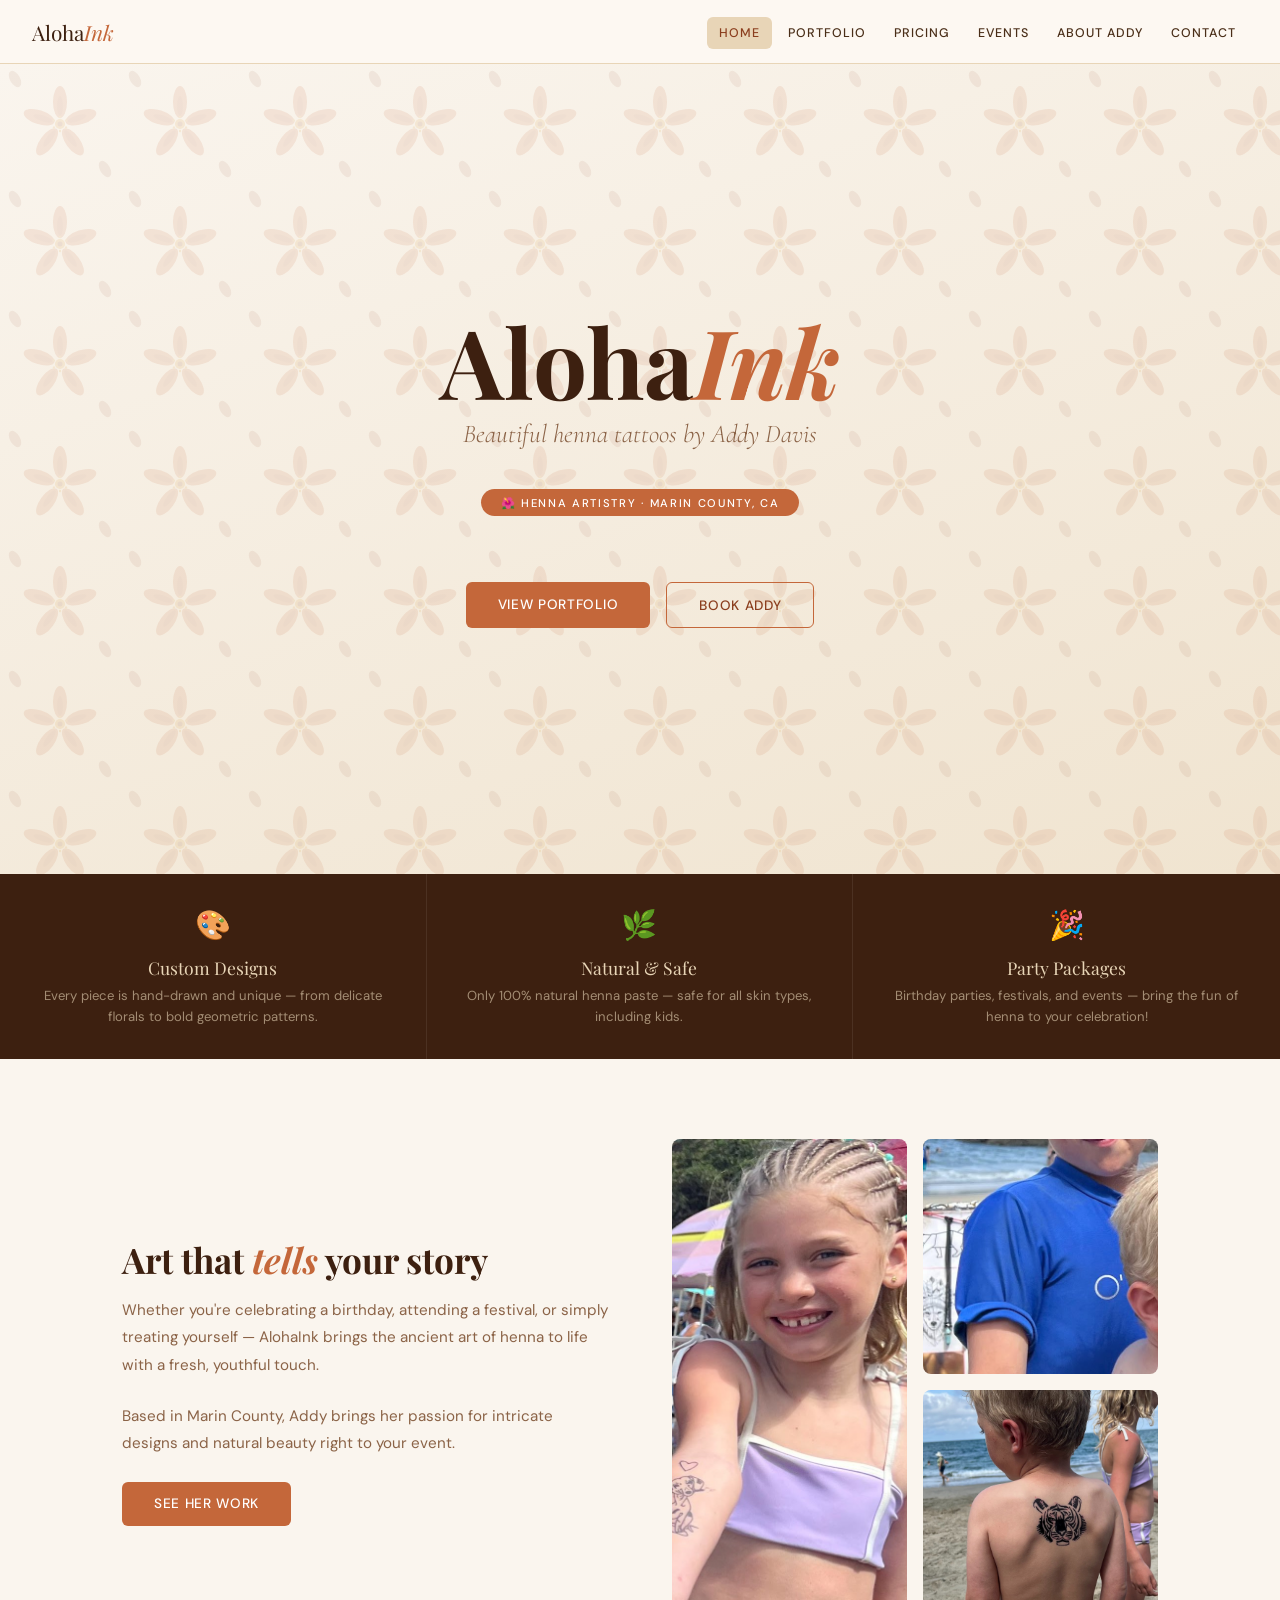
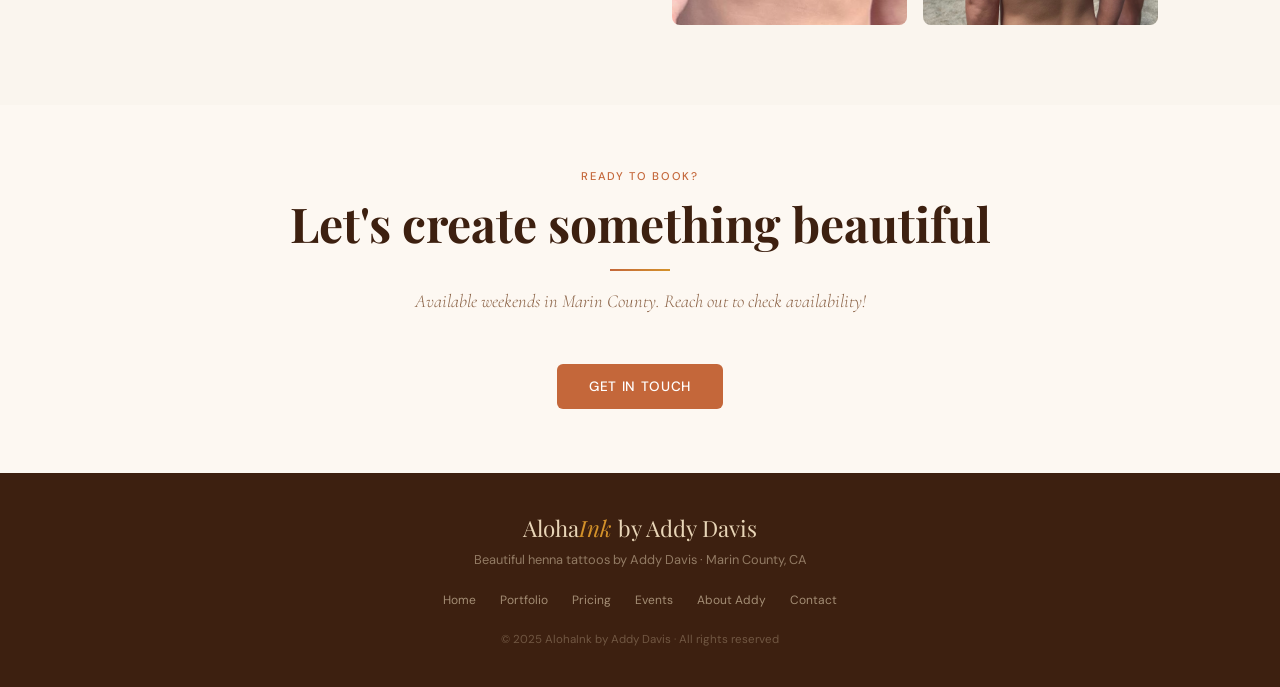
<file: index.html>
<!DOCTYPE html>
<html lang="en">
<head>
<meta charset="UTF-8">
<meta name="viewport" content="width=device-width, initial-scale=1.0">
<title>AlohaInk by Addy Davis — Henna Tattoos in Marin County</title>
<link rel="stylesheet" href="style.css">
</head>
<body>

<nav>
  <a class="nav-logo" href="index.html">Aloha<em>Ink</em></a>
  <ul class="nav-links">
    <li><a href="index.html" class="active">Home</a></li>
    <li><a href="portfolio.html">Portfolio</a></li>
    <li><a href="pricing.html">Pricing</a></li>
    <li><a href="events.html">Events</a></li>
    <li><a href="about.html">About Addy</a></li>
    <li><a href="contact.html">Contact</a></li>
  </ul>
</nav>

<div class="hero" style="position:relative; overflow:hidden;">

  <!-- Hibiscus SVG tile pattern background -->
  <svg style="position:absolute;inset:0;width:100%;height:100%;pointer-events:none;" xmlns="http://www.w3.org/2000/svg">
    <defs>
      <pattern id="hibiscus-pattern" x="0" y="0" width="120" height="120" patternUnits="userSpaceOnUse">
        <!-- Hibiscus flower centered at 60,60 -->
        <g transform="translate(60,60)" opacity="0.12">
          <!-- 5 petals via rotation -->
          <g>
            <ellipse cx="0" cy="-22" rx="7" ry="16" fill="#C4673A" transform="rotate(0)"/>
            <ellipse cx="0" cy="-22" rx="7" ry="16" fill="#C4673A" transform="rotate(72)"/>
            <ellipse cx="0" cy="-22" rx="7" ry="16" fill="#C4673A" transform="rotate(144)"/>
            <ellipse cx="0" cy="-22" rx="7" ry="16" fill="#C4673A" transform="rotate(216)"/>
            <ellipse cx="0" cy="-22" rx="7" ry="16" fill="#C4673A" transform="rotate(288)"/>
          </g>
          <!-- Inner petal details -->
          <g>
            <ellipse cx="0" cy="-18" rx="3" ry="10" fill="#8B3E1E" opacity="0.5" transform="rotate(0)"/>
            <ellipse cx="0" cy="-18" rx="3" ry="10" fill="#8B3E1E" opacity="0.5" transform="rotate(72)"/>
            <ellipse cx="0" cy="-18" rx="3" ry="10" fill="#8B3E1E" opacity="0.5" transform="rotate(144)"/>
            <ellipse cx="0" cy="-18" rx="3" ry="10" fill="#8B3E1E" opacity="0.5" transform="rotate(216)"/>
            <ellipse cx="0" cy="-18" rx="3" ry="10" fill="#8B3E1E" opacity="0.5" transform="rotate(288)"/>
          </g>
          <!-- Stamen -->
          <circle cx="0" cy="0" r="5" fill="#D4922A"/>
          <circle cx="0" cy="0" r="2.5" fill="#8B3E1E"/>
          <!-- Stamen dots -->
          <circle cx="0" cy="-7" r="1.2" fill="#D4922A"/>
          <circle cx="0" cy="-7" r="1.2" fill="#D4922A" transform="rotate(60)"/>
          <circle cx="0" cy="-7" r="1.2" fill="#D4922A" transform="rotate(120)"/>
          <circle cx="0" cy="-7" r="1.2" fill="#D4922A" transform="rotate(180)"/>
          <circle cx="0" cy="-7" r="1.2" fill="#D4922A" transform="rotate(240)"/>
          <circle cx="0" cy="-7" r="1.2" fill="#D4922A" transform="rotate(300)"/>
        </g>
        <!-- Small leaf accent top-left -->
        <g transform="translate(15,15)" opacity="0.08">
          <ellipse cx="0" cy="0" rx="5" ry="9" fill="#8B3E1E" transform="rotate(-30)"/>
        </g>
        <!-- Small leaf accent bottom-right -->
        <g transform="translate(105,105)" opacity="0.08">
          <ellipse cx="0" cy="0" rx="5" ry="9" fill="#8B3E1E" transform="rotate(-30)"/>
        </g>
      </pattern>
    </defs>
    <rect width="100%" height="100%" fill="url(#hibiscus-pattern)"/>
  </svg>

  <!-- Hero content sits on top -->
  <div style="position:relative; z-index:1; display:flex; flex-direction:column; align-items:center;">
    <h1 class="hero-title">Aloha<em>Ink</em></h1>
    <p class="hero-subtitle">Beautiful henna tattoos by Addy Davis</p>
    <div class="hero-badge">🌺 Henna Artistry · Marin County, CA</div>
    <br><br>
    <div class="hero-cta">
      <a href="portfolio.html" class="btn btn-primary">View Portfolio</a>
      <a href="contact.html" class="btn btn-secondary">Book Addy</a>
    </div>
  </div>
</div>

<div class="feature-strip">
  <div class="feature-item">
    <span class="feature-icon">🎨</span>
    <div class="feature-title">Custom Designs</div>
    <p class="feature-text">Every piece is hand-drawn and unique — from delicate florals to bold geometric patterns.</p>
  </div>
  <div class="feature-item">
    <span class="feature-icon">🌿</span>
    <div class="feature-title">Natural & Safe</div>
    <p class="feature-text">Only 100% natural henna paste — safe for all skin types, including kids.</p>
  </div>
  <div class="feature-item">
    <span class="feature-icon">🎉</span>
    <div class="feature-title">Party Packages</div>
    <p class="feature-text">Birthday parties, festivals, and events — bring the fun of henna to your celebration!</p>
  </div>
</div>

<div class="teaser">
  <div class="teaser-text">
    <h2>Art that <em>tells</em> your story</h2>
    <p>Whether you're celebrating a birthday, attending a festival, or simply treating yourself — AlohaInk brings the ancient art of henna to life with a fresh, youthful touch.</p>
    <p>Based in Marin County, Addy brings her passion for intricate designs and natural beauty right to your event.</p>
    <a href="portfolio.html" class="btn btn-primary">See Her Work</a>
  </div>
  <div class="teaser-gallery">
    <img src="images/evie_henna.png" alt="Dalmatian puppy henna tattoo">
    <img src="images/Benny_henna.png" alt="Number 3 henna tattoo">
    <img src="images/Weston_tiger.png" alt="Tiger henna tattoo">
  </div>
</div>

<div style="background:var(--warm-white); padding:4rem 2rem; text-align:center;">
  <div class="section-header">
    <span class="section-label">Ready to book?</span>
    <h2 class="section-title">Let's create something beautiful</h2>
    <div class="divider"></div>
    <p class="section-desc">Available weekends in Marin County. Reach out to check availability!</p>
  </div>
  <a href="contact.html" class="btn btn-primary">Get in Touch</a>
</div>

<footer>
  <div class="footer-logo">Aloha<em>Ink</em> by Addy Davis</div>
  <div class="footer-tagline">Beautiful henna tattoos by Addy Davis · Marin County, CA</div>
  <div class="footer-links">
    <a href="index.html">Home</a>
    <a href="portfolio.html">Portfolio</a>
    <a href="pricing.html">Pricing</a>
    <a href="events.html">Events</a>
    <a href="about.html">About Addy</a>
    <a href="contact.html">Contact</a>
  </div>
  <div class="footer-copy">© 2025 AlohaInk by Addy Davis · All rights reserved</div>
</footer>

</body>
</html>
</file>
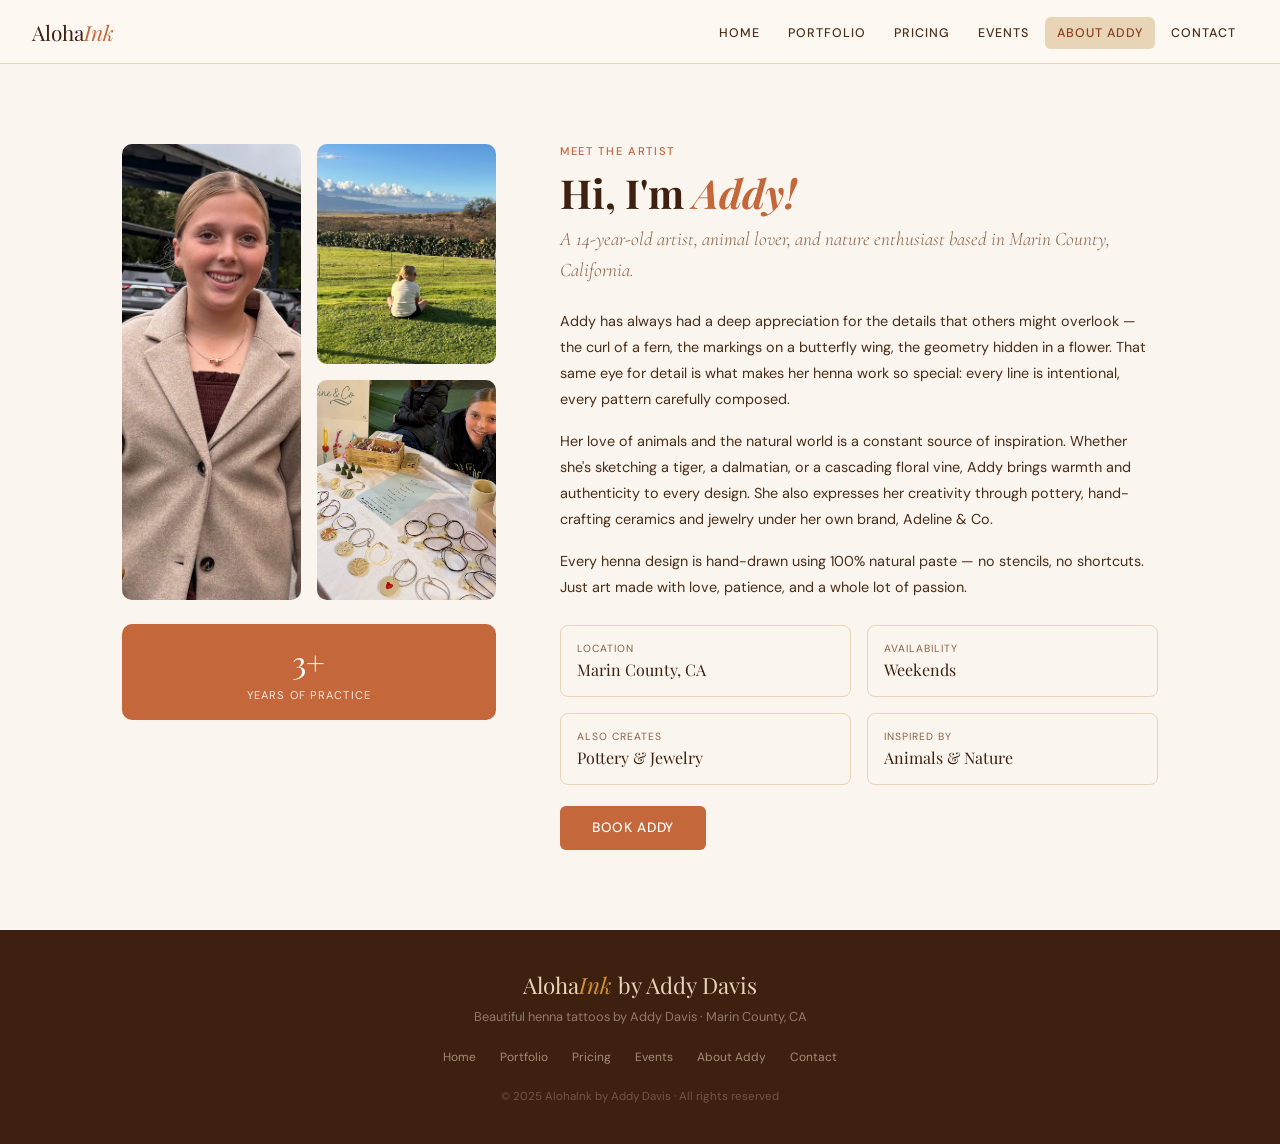
<file: about.html>
<!DOCTYPE html>
<html lang="en">
<head>
<meta charset="UTF-8">
<meta name="viewport" content="width=device-width, initial-scale=1.0">
<title>About Addy — AlohaInk by Addy Davis</title>
<link rel="stylesheet" href="style.css">
</head>
<body>

<nav>
  <a class="nav-logo" href="index.html">Aloha<em>Ink</em></a>
  <ul class="nav-links">
    <li><a href="index.html">Home</a></li>
    <li><a href="portfolio.html">Portfolio</a></li>
    <li><a href="pricing.html">Pricing</a></li>
    <li><a href="events.html">Events</a></li>
    <li><a href="about.html" class="active">About Addy</a></li>
    <li><a href="contact.html">Contact</a></li>
  </ul>
</nav>

<div class="section">
  <div style="display:grid; grid-template-columns:1fr 1.6fr; gap:4rem; align-items:start;">
    <div>
      <div class="about-grid">
        <img class="tall" src="images/addy_profile.png" alt="Addy Davis">
        <img src="images/addy_hawaii.png" alt="Addy in Hawaii">
        <img src="images/adeline_co.png" alt="Adeline & Co market stall">
      </div>
      <div style="background:var(--terracotta); color:#fff; padding:1rem 1.25rem; border-radius:10px; margin-top:1rem; text-align:center;">
        <span style="font-family:'Playfair Display',serif; font-size:2rem; display:block;">3+</span>
        <span style="font-size:0.7rem; letter-spacing:0.1em; text-transform:uppercase; opacity:0.85;">Years of Practice</span>
      </div>
    </div>

    <div>
      <span class="section-label">Meet the Artist</span>
      <h2 style="font-family:'Playfair Display',serif; font-size:2.5rem; color:var(--brown-deep); line-height:1.15; margin-bottom:0.5rem;">
        Hi, I'm <em style="color:var(--terracotta); font-style:italic;">Addy!</em>
      </h2>
      <p style="font-family:'Cormorant Garamond',serif; font-size:1.2rem; font-style:italic; font-weight:300; color:var(--text-light); margin-bottom:1.5rem; line-height:1.6;">
        A 14-year-old artist, animal lover, and nature enthusiast based in Marin County, California.
      </p>
      <p style="font-size:0.9rem; color:var(--text-body); line-height:1.8; margin-bottom:1rem;">
        Addy has always had a deep appreciation for the details that others might overlook — the curl of a fern, the markings on a butterfly wing, the geometry hidden in a flower. That same eye for detail is what makes her henna work so special: every line is intentional, every pattern carefully composed.
      </p>
      <p style="font-size:0.9rem; color:var(--text-body); line-height:1.8; margin-bottom:1rem;">
        Her love of animals and the natural world is a constant source of inspiration. Whether she's sketching a tiger, a dalmatian, or a cascading floral vine, Addy brings warmth and authenticity to every design. She also expresses her creativity through pottery, hand-crafting ceramics and jewelry under her own brand, Adeline & Co.
      </p>
      <p style="font-size:0.9rem; color:var(--text-body); line-height:1.8; margin-bottom:1.5rem;">
        Every henna design is hand-drawn using 100% natural paste — no stencils, no shortcuts. Just art made with love, patience, and a whole lot of passion.
      </p>

      <div class="fact-grid">
        <div class="fact-chip">
          <div class="fact-chip-label">Location</div>
          <div class="fact-chip-val">Marin County, CA</div>
        </div>
        <div class="fact-chip">
          <div class="fact-chip-label">Availability</div>
          <div class="fact-chip-val">Weekends</div>
        </div>
        <div class="fact-chip">
          <div class="fact-chip-label">Also Creates</div>
          <div class="fact-chip-val">Pottery & Jewelry</div>
        </div>
        <div class="fact-chip">
          <div class="fact-chip-label">Inspired By</div>
          <div class="fact-chip-val">Animals & Nature</div>
        </div>
      </div>

      <br>
      <a href="contact.html" class="btn btn-primary">Book Addy</a>
    </div>
  </div>
</div>

<footer>
  <div class="footer-logo">Aloha<em>Ink</em> by Addy Davis</div>
  <div class="footer-tagline">Beautiful henna tattoos by Addy Davis · Marin County, CA</div>
  <div class="footer-links">
    <a href="index.html">Home</a>
    <a href="portfolio.html">Portfolio</a>
    <a href="pricing.html">Pricing</a>
    <a href="events.html">Events</a>
    <a href="about.html">About Addy</a>
    <a href="contact.html">Contact</a>
  </div>
  <div class="footer-copy">© 2025 AlohaInk by Addy Davis · All rights reserved</div>
</footer>

</body>
</html>
</file>
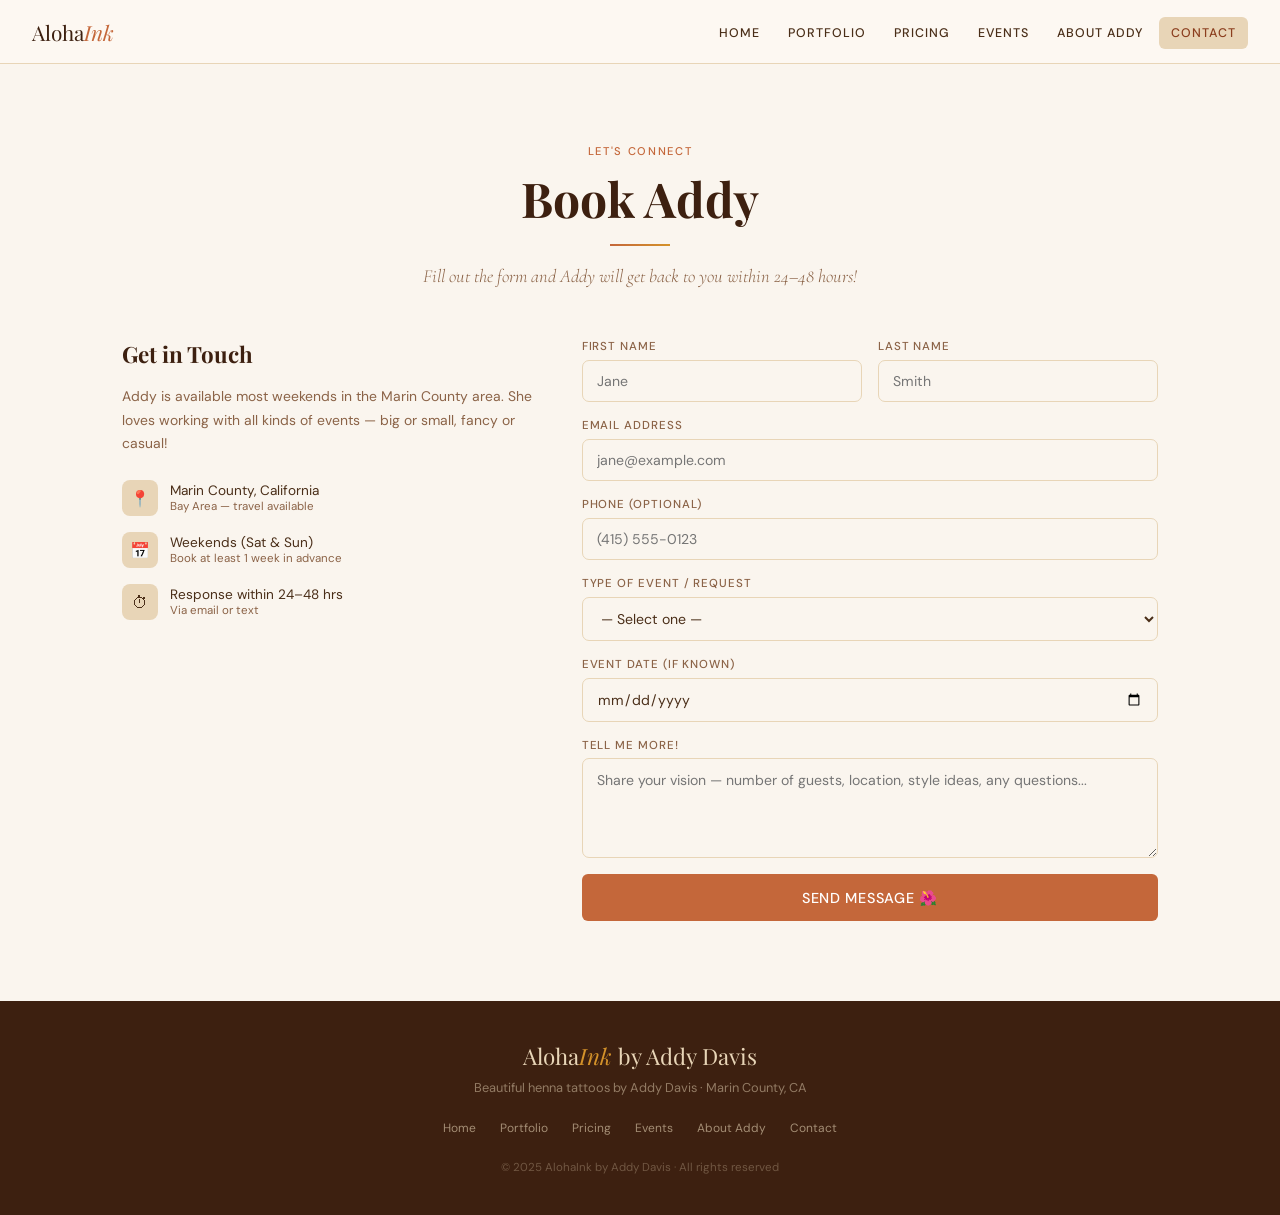
<file: contact.html>
<!DOCTYPE html>
<html lang="en">
<head>
<meta charset="UTF-8">
<meta name="viewport" content="width=device-width, initial-scale=1.0">
<title>Contact — AlohaInk by Addy Davis</title>
<link rel="stylesheet" href="style.css">
</head>
<body>

<nav>
  <a class="nav-logo" href="index.html">Aloha<em>Ink</em></a>
  <ul class="nav-links">
    <li><a href="index.html">Home</a></li>
    <li><a href="portfolio.html">Portfolio</a></li>
    <li><a href="pricing.html">Pricing</a></li>
    <li><a href="events.html">Events</a></li>
    <li><a href="about.html">About Addy</a></li>
    <li><a href="contact.html" class="active">Contact</a></li>
  </ul>
</nav>

<div class="section">
  <div class="section-header">
    <span class="section-label">Let's Connect</span>
    <h2 class="section-title">Book Addy</h2>
    <div class="divider"></div>
    <p class="section-desc">Fill out the form and Addy will get back to you within 24–48 hours!</p>
  </div>

  <div class="contact-grid">
    <div>
      <h3 style="font-family:'Playfair Display',serif; font-size:1.4rem; color:var(--brown-deep); margin-bottom:1rem;">Get in Touch</h3>
      <p style="font-size:0.87rem; color:var(--text-light); line-height:1.7; margin-bottom:1.5rem;">
        Addy is available most weekends in the Marin County area. She loves working with all kinds of events — big or small, fancy or casual!
      </p>

      <div style="display:flex; align-items:center; gap:0.75rem; margin-bottom:1rem;">
        <div style="width:36px; height:36px; border-radius:8px; background:var(--sand); display:flex; align-items:center; justify-content:center; font-size:1rem;">📍</div>
        <div>
          <div style="font-size:0.85rem; color:var(--text-body);">Marin County, California</div>
          <div style="font-size:0.72rem; color:var(--text-light);">Bay Area — travel available</div>
        </div>
      </div>
      <div style="display:flex; align-items:center; gap:0.75rem; margin-bottom:1rem;">
        <div style="width:36px; height:36px; border-radius:8px; background:var(--sand); display:flex; align-items:center; justify-content:center; font-size:1rem;">📅</div>
        <div>
          <div style="font-size:0.85rem; color:var(--text-body);">Weekends (Sat & Sun)</div>
          <div style="font-size:0.72rem; color:var(--text-light);">Book at least 1 week in advance</div>
        </div>
      </div>
      <div style="display:flex; align-items:center; gap:0.75rem; margin-bottom:1.5rem;">
        <div style="width:36px; height:36px; border-radius:8px; background:var(--sand); display:flex; align-items:center; justify-content:center; font-size:1rem;">⏱</div>
        <div>
          <div style="font-size:0.85rem; color:var(--text-body);">Response within 24–48 hrs</div>
          <div style="font-size:0.72rem; color:var(--text-light);">Via email or text</div>
        </div>
      </div>
    </div>

    <form action="https://formspree.io/f/YOUR_FORM_ID" method="POST">
      <div class="form-row">
        <div class="form-group">
          <label>First Name</label>
          <input type="text" name="first_name" placeholder="Jane" required>
        </div>
        <div class="form-group">
          <label>Last Name</label>
          <input type="text" name="last_name" placeholder="Smith" required>
        </div>
      </div>
      <div class="form-group">
        <label>Email Address</label>
        <input type="email" name="email" placeholder="jane@example.com" required>
      </div>
      <div class="form-group">
        <label>Phone (optional)</label>
        <input type="tel" name="phone" placeholder="(415) 555-0123">
      </div>
      <div class="form-group">
        <label>Type of Event / Request</label>
        <select name="event_type">
          <option value="">— Select one —</option>
          <option>Birthday Party</option>
          <option>Girls' Night In</option>
          <option>Festival / Fair Booth</option>
          <option>Bridal / Mehndi</option>
          <option>Walk-in / Individual Appointment</option>
          <option>Custom Package</option>
          <option>Other</option>
        </select>
      </div>
      <div class="form-group">
        <label>Event Date (if known)</label>
        <input type="date" name="event_date">
      </div>
      <div class="form-group">
        <label>Tell me more!</label>
        <textarea name="message" placeholder="Share your vision — number of guests, location, style ideas, any questions..."></textarea>
      </div>
      <button type="submit" class="btn btn-primary" style="width:100%; padding:0.9rem; border:none; cursor:pointer; font-size:0.9rem;">Send Message 🌺</button>
    </form>
  </div>
</div>

<footer>
  <div class="footer-logo">Aloha<em>Ink</em> by Addy Davis</div>
  <div class="footer-tagline">Beautiful henna tattoos by Addy Davis · Marin County, CA</div>
  <div class="footer-links">
    <a href="index.html">Home</a>
    <a href="portfolio.html">Portfolio</a>
    <a href="pricing.html">Pricing</a>
    <a href="events.html">Events</a>
    <a href="about.html">About Addy</a>
    <a href="contact.html">Contact</a>
  </div>
  <div class="footer-copy">© 2025 AlohaInk by Addy Davis · All rights reserved</div>
</footer>

</body>
</html>
</file>
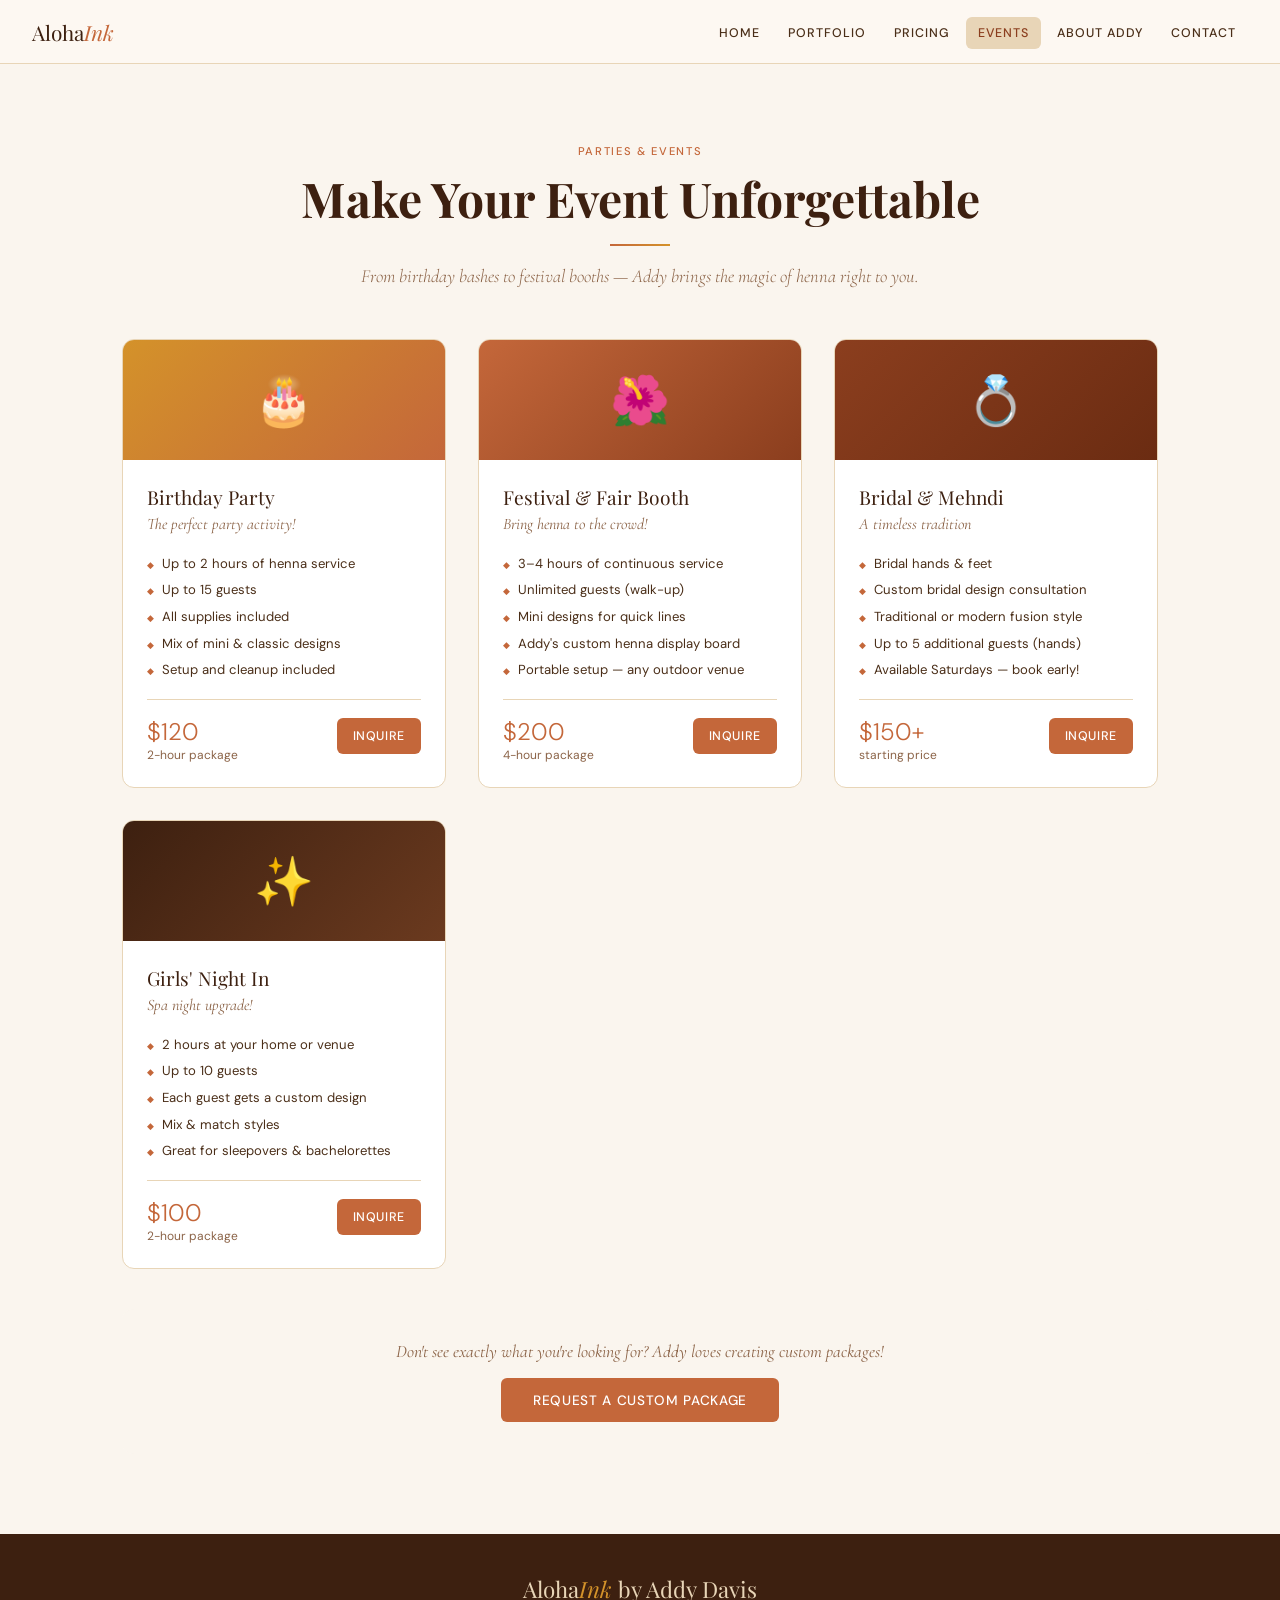
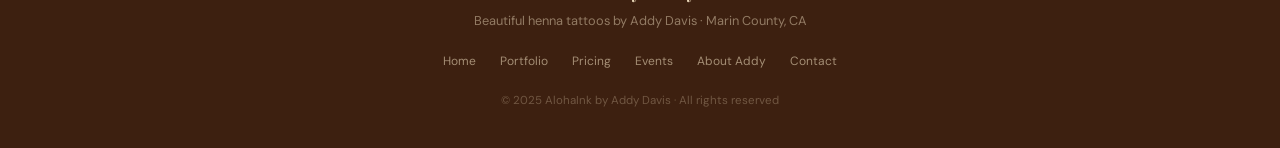
<file: events.html>
<!DOCTYPE html>
<html lang="en">
<head>
<meta charset="UTF-8">
<meta name="viewport" content="width=device-width, initial-scale=1.0">
<title>Events & Packages — AlohaInk by Addy Davis</title>
<link rel="stylesheet" href="style.css">
</head>
<body>

<nav>
  <a class="nav-logo" href="index.html">Aloha<em>Ink</em></a>
  <ul class="nav-links">
    <li><a href="index.html">Home</a></li>
    <li><a href="portfolio.html">Portfolio</a></li>
    <li><a href="pricing.html">Pricing</a></li>
    <li><a href="events.html" class="active">Events</a></li>
    <li><a href="about.html">About Addy</a></li>
    <li><a href="contact.html">Contact</a></li>
  </ul>
</nav>

<div class="section">
  <div class="section-header">
    <span class="section-label">Parties & Events</span>
    <h2 class="section-title">Make Your Event Unforgettable</h2>
    <div class="divider"></div>
    <p class="section-desc">From birthday bashes to festival booths — Addy brings the magic of henna right to you.</p>
  </div>

  <div class="events-grid">
    <div class="event-card">
      <div class="event-header birthday">🎂</div>
      <div class="event-body">
        <div class="event-name">Birthday Party</div>
        <div class="event-tagline">The perfect party activity!</div>
        <ul class="event-includes">
          <li>Up to 2 hours of henna service</li>
          <li>Up to 15 guests</li>
          <li>All supplies included</li>
          <li>Mix of mini & classic designs</li>
          <li>Setup and cleanup included</li>
        </ul>
        <div class="event-price-row">
          <div>
            <div class="event-price-val">$120</div>
            <div class="event-price-label">2-hour package</div>
          </div>
          <a href="contact.html" class="btn btn-primary" style="font-size:0.78rem; padding:0.6rem 1rem;">Inquire</a>
        </div>
      </div>
    </div>

    <div class="event-card">
      <div class="event-header festival">🌺</div>
      <div class="event-body">
        <div class="event-name">Festival & Fair Booth</div>
        <div class="event-tagline">Bring henna to the crowd!</div>
        <ul class="event-includes">
          <li>3–4 hours of continuous service</li>
          <li>Unlimited guests (walk-up)</li>
          <li>Mini designs for quick lines</li>
          <li>Addy's custom henna display board</li>
          <li>Portable setup — any outdoor venue</li>
        </ul>
        <div class="event-price-row">
          <div>
            <div class="event-price-val">$200</div>
            <div class="event-price-label">4-hour package</div>
          </div>
          <a href="contact.html" class="btn btn-primary" style="font-size:0.78rem; padding:0.6rem 1rem;">Inquire</a>
        </div>
      </div>
    </div>

    <div class="event-card">
      <div class="event-header wedding">💍</div>
      <div class="event-body">
        <div class="event-name">Bridal & Mehndi</div>
        <div class="event-tagline">A timeless tradition</div>
        <ul class="event-includes">
          <li>Bridal hands & feet</li>
          <li>Custom bridal design consultation</li>
          <li>Traditional or modern fusion style</li>
          <li>Up to 5 additional guests (hands)</li>
          <li>Available Saturdays — book early!</li>
        </ul>
        <div class="event-price-row">
          <div>
            <div class="event-price-val">$150+</div>
            <div class="event-price-label">starting price</div>
          </div>
          <a href="contact.html" class="btn btn-primary" style="font-size:0.78rem; padding:0.6rem 1rem;">Inquire</a>
        </div>
      </div>
    </div>

    <div class="event-card">
      <div class="event-header girls">✨</div>
      <div class="event-body">
        <div class="event-name">Girls' Night In</div>
        <div class="event-tagline">Spa night upgrade!</div>
        <ul class="event-includes">
          <li>2 hours at your home or venue</li>
          <li>Up to 10 guests</li>
          <li>Each guest gets a custom design</li>
          <li>Mix & match styles</li>
          <li>Great for sleepovers & bachelorettes</li>
        </ul>
        <div class="event-price-row">
          <div>
            <div class="event-price-val">$100</div>
            <div class="event-price-label">2-hour package</div>
          </div>
          <a href="contact.html" class="btn btn-primary" style="font-size:0.78rem; padding:0.6rem 1rem;">Inquire</a>
        </div>
      </div>
    </div>
  </div>

  <div style="background:var(--cream); border-radius:12px; padding:2rem; margin-top:2.5rem; text-align:center;">
    <p style="font-family:'Cormorant Garamond',serif; font-size:1.1rem; font-style:italic; color:var(--text-light); margin-bottom:1rem;">
      Don't see exactly what you're looking for? Addy loves creating custom packages!
    </p>
    <a href="contact.html" class="btn btn-primary">Request a Custom Package</a>
  </div>
</div>

<footer>
  <div class="footer-logo">Aloha<em>Ink</em> by Addy Davis</div>
  <div class="footer-tagline">Beautiful henna tattoos by Addy Davis · Marin County, CA</div>
  <div class="footer-links">
    <a href="index.html">Home</a>
    <a href="portfolio.html">Portfolio</a>
    <a href="pricing.html">Pricing</a>
    <a href="events.html">Events</a>
    <a href="about.html">About Addy</a>
    <a href="contact.html">Contact</a>
  </div>
  <div class="footer-copy">© 2025 AlohaInk by Addy Davis · All rights reserved</div>
</footer>

</body>
</html>
</file>
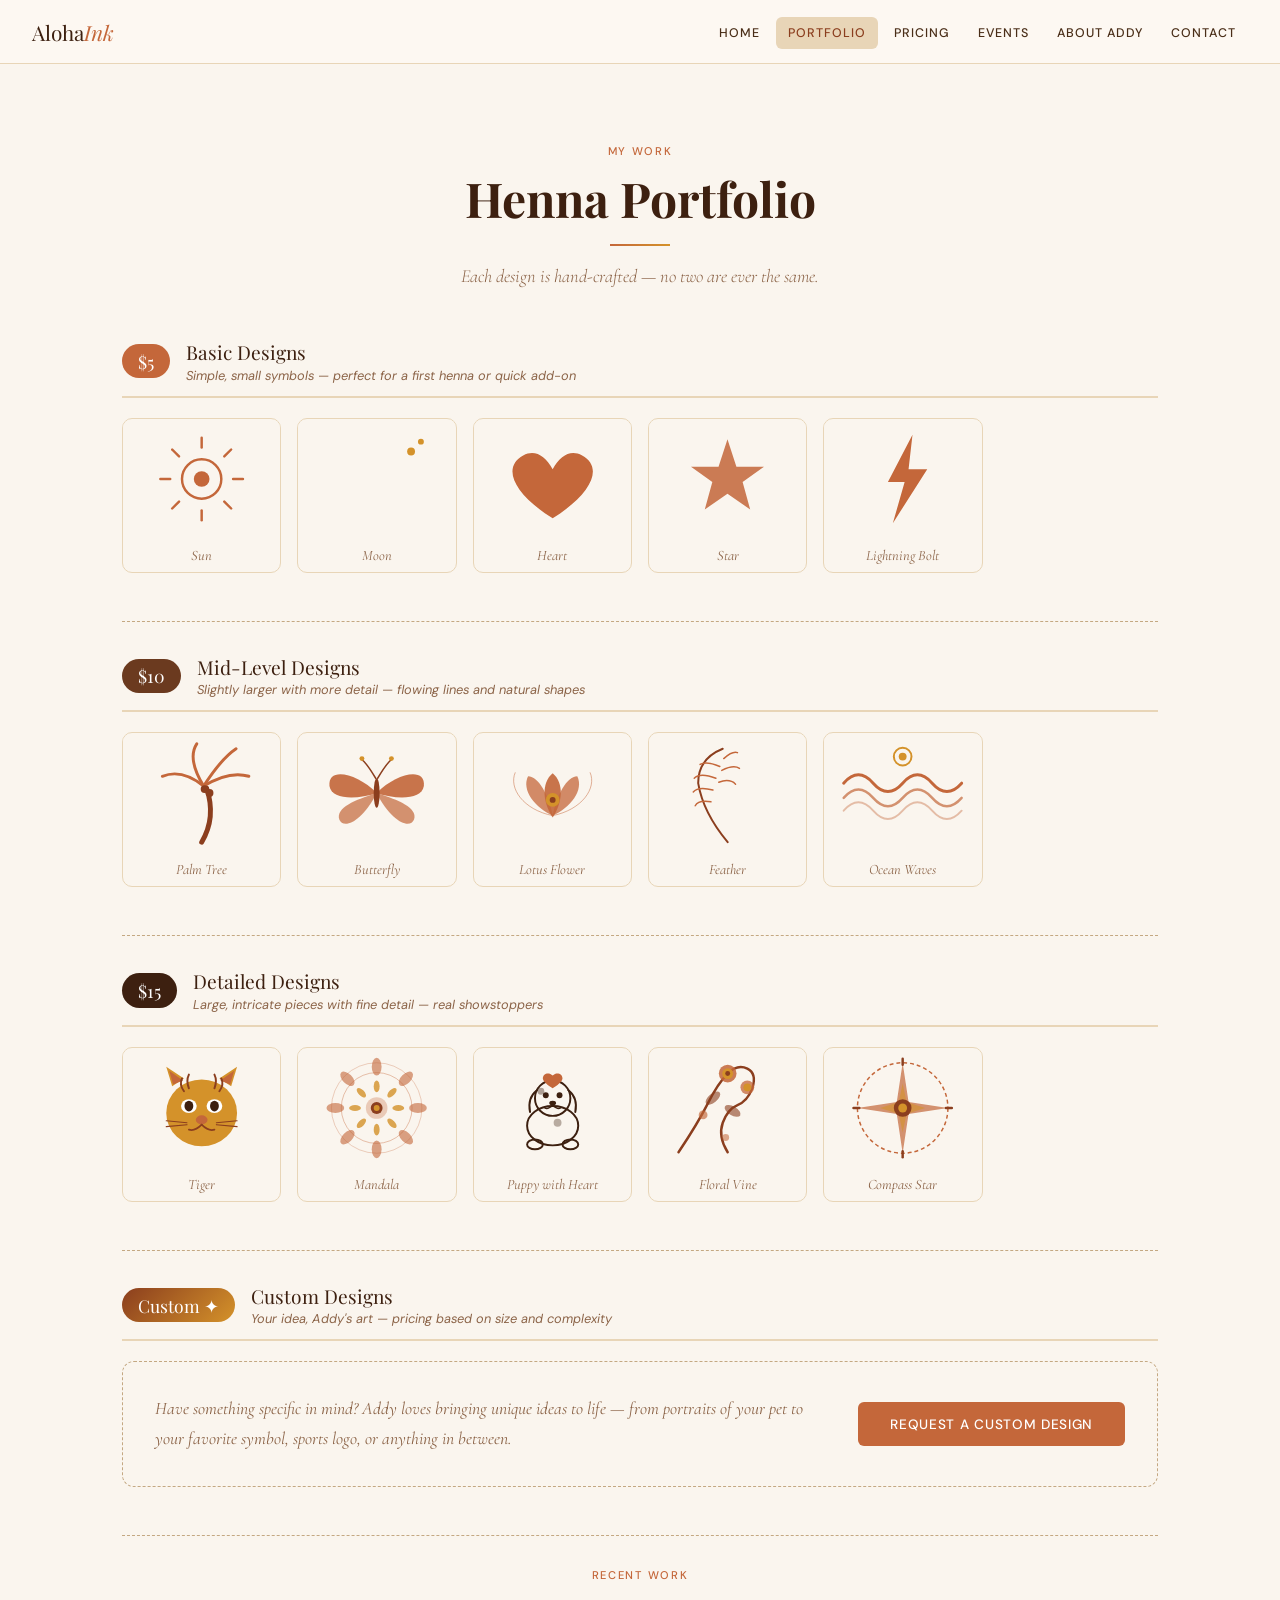
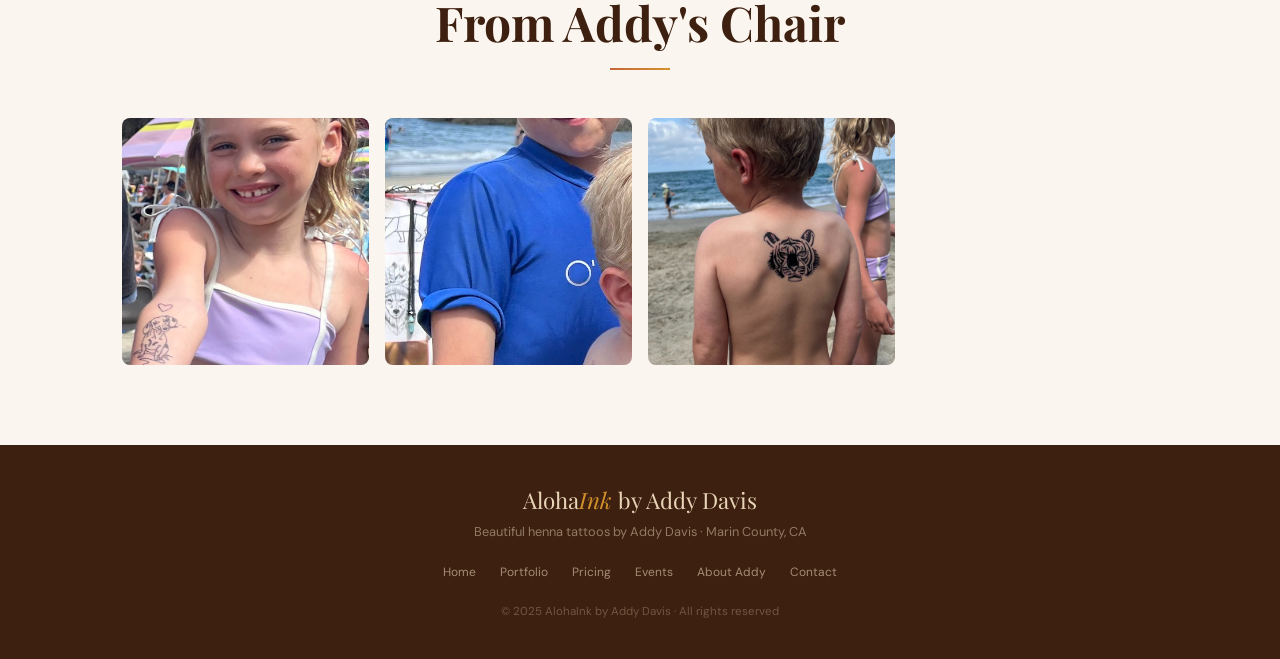
<file: portfolio.html>
<!DOCTYPE html>
<html lang="en">
<head>
<meta charset="UTF-8">
<meta name="viewport" content="width=device-width, initial-scale=1.0">
<title>Portfolio — AlohaInk by Addy Davis</title>
<link rel="stylesheet" href="style.css">
</head>
<body>

<nav>
  <a class="nav-logo" href="index.html">Aloha<em>Ink</em></a>
  <ul class="nav-links">
    <li><a href="index.html">Home</a></li>
    <li><a href="portfolio.html" class="active">Portfolio</a></li>
    <li><a href="pricing.html">Pricing</a></li>
    <li><a href="events.html">Events</a></li>
    <li><a href="about.html">About Addy</a></li>
    <li><a href="contact.html">Contact</a></li>
  </ul>
</nav>

<div class="section">
  <div class="section-header">
    <span class="section-label">My Work</span>
    <h2 class="section-title">Henna Portfolio</h2>
    <div class="divider"></div>
    <p class="section-desc">Each design is hand-crafted — no two are ever the same.</p>
  </div>

  <!-- Pricing Tiers -->
  <div class="tier-section">
    <div class="tier-header">
      <div class="tier-badge">$5</div>
      <div>
        <div class="tier-title">Basic Designs</div>
        <div class="tier-desc">Simple, small symbols — perfect for a first henna or quick add-on</div>
      </div>
    </div>
    <div class="tier-grid">
      <div class="tier-item">
        <svg viewBox="0 0 160 120" xmlns="http://www.w3.org/2000/svg">
          <rect width="160" height="120" fill="#FAF5EE"/>
          <circle cx="80" cy="60" r="20" fill="none" stroke="#C4673A" stroke-width="2.5"/>
          <circle cx="80" cy="60" r="8" fill="#C4673A"/>
          <line x1="80" y1="28" x2="80" y2="18" stroke="#C4673A" stroke-width="2.5" stroke-linecap="round"/>
          <line x1="80" y1="92" x2="80" y2="102" stroke="#C4673A" stroke-width="2.5" stroke-linecap="round"/>
          <line x1="48" y1="60" x2="38" y2="60" stroke="#C4673A" stroke-width="2.5" stroke-linecap="round"/>
          <line x1="112" y1="60" x2="122" y2="60" stroke="#C4673A" stroke-width="2.5" stroke-linecap="round"/>
          <line x1="57" y1="37" x2="50" y2="30" stroke="#C4673A" stroke-width="2.5" stroke-linecap="round"/>
          <line x1="103" y1="83" x2="110" y2="90" stroke="#C4673A" stroke-width="2.5" stroke-linecap="round"/>
          <line x1="103" y1="37" x2="110" y2="30" stroke="#C4673A" stroke-width="2.5" stroke-linecap="round"/>
          <line x1="57" y1="83" x2="50" y2="90" stroke="#C4673A" stroke-width="2.5" stroke-linecap="round"/>
        </svg>
        <div class="tier-item-label">Sun</div>
      </div>
      <div class="tier-item">
        <svg viewBox="0 0 160 120" xmlns="http://www.w3.org/2000/svg">
          <rect width="160" height="120" fill="#FAF5EE"/>
          <path d="M88,28 A32,32 0 1,0 88,92 A20,20 0 1,1 88,28 Z" fill="#C4673A"/>
          <circle cx="115" cy="32" r="4" fill="#D4922A"/>
          <circle cx="125" cy="22" r="3" fill="#D4922A"/>
        </svg>
        <div class="tier-item-label">Moon</div>
      </div>
      <div class="tier-item">
        <svg viewBox="0 0 160 120" xmlns="http://www.w3.org/2000/svg">
          <rect width="160" height="120" fill="#FAF5EE"/>
          <path d="M80,100 C40,75 28,48 50,36 C62,30 72,36 80,50 C88,36 98,30 110,36 C132,48 120,75 80,100 Z" fill="#C4673A"/>
        </svg>
        <div class="tier-item-label">Heart</div>
      </div>
      <div class="tier-item">
        <svg viewBox="0 0 160 120" xmlns="http://www.w3.org/2000/svg">
          <rect width="160" height="120" fill="#FAF5EE"/>
          <polygon points="80,18 93,58 133,58 102,80 113,120 80,97 47,120 58,80 27,58 67,58" fill="#C4673A" opacity="0.85" transform="scale(0.7) translate(34,10)"/>
        </svg>
        <div class="tier-item-label">Star</div>
      </div>
      <div class="tier-item">
        <svg viewBox="0 0 160 120" xmlns="http://www.w3.org/2000/svg">
          <rect width="160" height="120" fill="#FAF5EE"/>
          <polygon points="90,15 65,63 82,63 70,105 105,50 86,50" fill="#C4673A"/>
        </svg>
        <div class="tier-item-label">Lightning Bolt</div>
      </div>
    </div>
  </div>

  <hr class="tier-divider">

  <div class="tier-section">
    <div class="tier-header">
      <div class="tier-badge t2">$10</div>
      <div>
        <div class="tier-title">Mid-Level Designs</div>
        <div class="tier-desc">Slightly larger with more detail — flowing lines and natural shapes</div>
      </div>
    </div>
    <div class="tier-grid">
      <div class="tier-item">
        <svg viewBox="0 0 160 120" xmlns="http://www.w3.org/2000/svg">
          <rect width="160" height="120" fill="#FAF5EE"/>
          <path d="M80,110 Q95,85 85,55" fill="none" stroke="#8B3E1E" stroke-width="5" stroke-linecap="round"/>
          <path d="M82,53 Q60,35 40,43" fill="none" stroke="#C4673A" stroke-width="3" stroke-linecap="round"/>
          <path d="M82,53 Q65,25 75,10" fill="none" stroke="#C4673A" stroke-width="3" stroke-linecap="round"/>
          <path d="M82,53 Q100,25 115,15" fill="none" stroke="#C4673A" stroke-width="3" stroke-linecap="round"/>
          <path d="M82,53 Q108,37 128,43" fill="none" stroke="#C4673A" stroke-width="3" stroke-linecap="round"/>
          <circle cx="83" cy="56" r="4" fill="#8B3E1E"/>
          <circle cx="88" cy="60" r="4" fill="#8B3E1E"/>
        </svg>
        <div class="tier-item-label">Palm Tree</div>
      </div>
      <div class="tier-item">
        <svg viewBox="0 0 160 120" xmlns="http://www.w3.org/2000/svg">
          <rect width="160" height="120" fill="#FAF5EE"/>
          <path d="M80,60 C60,40 30,33 32,53 C34,67 60,67 80,60 Z" fill="#C4673A" opacity="0.9"/>
          <path d="M80,60 C58,67 38,75 42,87 C46,97 65,90 80,60 Z" fill="#C4673A" opacity="0.7"/>
          <path d="M80,60 C100,40 130,33 128,53 C126,67 100,67 80,60 Z" fill="#C4673A" opacity="0.9"/>
          <path d="M80,60 C102,67 122,75 118,87 C114,97 95,90 80,60 Z" fill="#C4673A" opacity="0.7"/>
          <ellipse cx="80" cy="60" rx="3" ry="15" fill="#8B3E1E"/>
          <path d="M79,45 Q70,30 65,26" fill="none" stroke="#8B3E1E" stroke-width="1.5" stroke-linecap="round"/>
          <path d="M81,45 Q90,30 95,26" fill="none" stroke="#8B3E1E" stroke-width="1.5" stroke-linecap="round"/>
          <circle cx="65" cy="25" r="2.5" fill="#D4922A"/>
          <circle cx="95" cy="25" r="2.5" fill="#D4922A"/>
        </svg>
        <div class="tier-item-label">Butterfly</div>
      </div>
      <div class="tier-item">
        <svg viewBox="0 0 160 120" xmlns="http://www.w3.org/2000/svg">
          <rect width="160" height="120" fill="#FAF5EE"/>
          <path d="M80,85 C70,70 68,50 80,40 C92,50 90,70 80,85 Z" fill="#C4673A" opacity="0.9"/>
          <path d="M80,83 C62,75 48,57 55,43 C66,43 76,63 80,83 Z" fill="#C4673A" opacity="0.75"/>
          <path d="M80,83 C98,75 112,57 105,43 C94,43 84,63 80,83 Z" fill="#C4673A" opacity="0.75"/>
          <path d="M80,83 C50,77 35,55 42,39" fill="none" stroke="#C4673A" stroke-width="1" opacity="0.5"/>
          <path d="M80,83 C110,77 125,55 118,39" fill="none" stroke="#C4673A" stroke-width="1" opacity="0.5"/>
          <circle cx="80" cy="67" r="7" fill="#D4922A"/>
          <circle cx="80" cy="67" r="3" fill="#8B3E1E"/>
        </svg>
        <div class="tier-item-label">Lotus Flower</div>
      </div>
      <div class="tier-item">
        <svg viewBox="0 0 160 120" xmlns="http://www.w3.org/2000/svg">
          <rect width="160" height="120" fill="#FAF5EE"/>
          <path d="M80,110 Q55,80 50,50 Q50,25 75,15" fill="none" stroke="#8B3E1E" stroke-width="2" stroke-linecap="round"/>
          <path d="M72,33 Q58,27 52,31" fill="none" stroke="#C4673A" stroke-width="1.5" stroke-linecap="round"/>
          <path d="M68,45 Q52,39 46,45" fill="none" stroke="#C4673A" stroke-width="1.5" stroke-linecap="round"/>
          <path d="M65,57 Q50,53 45,59" fill="none" stroke="#C4673A" stroke-width="1.5" stroke-linecap="round"/>
          <path d="M63,69 Q50,67 47,73" fill="none" stroke="#C4673A" stroke-width="1.5" stroke-linecap="round"/>
          <path d="M76,25 Q85,17 90,19" fill="none" stroke="#C4673A" stroke-width="1.5" stroke-linecap="round"/>
          <path d="M74,37 Q86,31 92,35" fill="none" stroke="#C4673A" stroke-width="1.5" stroke-linecap="round"/>
          <path d="M71,49 Q82,45 88,51" fill="none" stroke="#C4673A" stroke-width="1.5" stroke-linecap="round"/>
        </svg>
        <div class="tier-item-label">Feather</div>
      </div>
      <div class="tier-item">
        <svg viewBox="0 0 160 120" xmlns="http://www.w3.org/2000/svg">
          <rect width="160" height="120" fill="#FAF5EE"/>
          <path d="M20,50 Q35,33 50,50 Q65,67 80,50 Q95,33 110,50 Q125,67 140,50" fill="none" stroke="#C4673A" stroke-width="3" stroke-linecap="round"/>
          <path d="M20,65 Q35,48 50,65 Q65,82 80,65 Q95,48 110,65 Q125,82 140,65" fill="none" stroke="#C4673A" stroke-width="2.5" stroke-linecap="round" opacity="0.7"/>
          <path d="M20,78 Q35,61 50,78 Q65,95 80,78 Q95,61 110,78 Q125,95 140,78" fill="none" stroke="#C4673A" stroke-width="2" stroke-linecap="round" opacity="0.4"/>
          <circle cx="80" cy="23" r="9" fill="none" stroke="#D4922A" stroke-width="2"/>
          <circle cx="80" cy="23" r="4" fill="#D4922A"/>
        </svg>
        <div class="tier-item-label">Ocean Waves</div>
      </div>
    </div>
  </div>

  <hr class="tier-divider">

  <div class="tier-section">
    <div class="tier-header">
      <div class="tier-badge t3">$15</div>
      <div>
        <div class="tier-title">Detailed Designs</div>
        <div class="tier-desc">Large, intricate pieces with fine detail — real showstoppers</div>
      </div>
    </div>
    <div class="tier-grid">
      <div class="tier-item">
        <svg viewBox="0 0 160 120" xmlns="http://www.w3.org/2000/svg">
          <rect width="160" height="120" fill="#FAF5EE"/>
          <ellipse cx="80" cy="65" rx="36" ry="34" fill="#D4922A"/>
          <polygon points="50,38 44,18 62,30" fill="#D4922A"/><polygon points="110,38 116,18 98,30" fill="#D4922A"/>
          <polygon points="51,36 47,22 61,32" fill="#C4673A"/><polygon points="109,36 113,22 99,32" fill="#C4673A"/>
          <path d="M62,43 Q57,36 60,30" fill="none" stroke="#8B3E1E" stroke-width="2" stroke-linecap="round"/>
          <path d="M67,40 Q64,32 67,26" fill="none" stroke="#8B3E1E" stroke-width="2" stroke-linecap="round"/>
          <path d="M98,43 Q103,36 100,30" fill="none" stroke="#8B3E1E" stroke-width="2" stroke-linecap="round"/>
          <path d="M93,40 Q96,32 93,26" fill="none" stroke="#8B3E1E" stroke-width="2" stroke-linecap="round"/>
          <ellipse cx="67" cy="58" rx="8" ry="7" fill="#fff"/>
          <ellipse cx="93" cy="58" rx="8" ry="7" fill="#fff"/>
          <ellipse cx="67" cy="58" rx="4.5" ry="5.5" fill="#3D2010"/>
          <ellipse cx="93" cy="58" rx="4.5" ry="5.5" fill="#3D2010"/>
          <ellipse cx="80" cy="72" rx="6" ry="4.5" fill="#C4673A"/>
          <path d="M80,77 Q73,84 67,82" fill="none" stroke="#8B3E1E" stroke-width="1.8" stroke-linecap="round"/>
          <path d="M80,77 Q87,84 93,82" fill="none" stroke="#8B3E1E" stroke-width="1.8" stroke-linecap="round"/>
          <line x1="44" y1="73" x2="65" y2="75" stroke="#8B3E1E" stroke-width="1.2" stroke-linecap="round"/>
          <line x1="44" y1="79" x2="65" y2="77" stroke="#8B3E1E" stroke-width="1.2" stroke-linecap="round"/>
          <line x1="116" y1="73" x2="95" y2="75" stroke="#8B3E1E" stroke-width="1.2" stroke-linecap="round"/>
          <line x1="116" y1="79" x2="95" y2="77" stroke="#8B3E1E" stroke-width="1.2" stroke-linecap="round"/>
        </svg>
        <div class="tier-item-label">Tiger</div>
      </div>
      <div class="tier-item">
        <svg viewBox="0 0 160 120" xmlns="http://www.w3.org/2000/svg">
          <rect width="160" height="120" fill="#FAF5EE"/>
          <circle cx="80" cy="60" r="46" fill="none" stroke="#C4673A" stroke-width="1" opacity="0.3"/>
          <circle cx="80" cy="60" r="36" fill="none" stroke="#C4673A" stroke-width="1" opacity="0.4"/>
          <ellipse cx="80" cy="18" rx="5" ry="9" fill="#C4673A" opacity="0.6"/>
          <ellipse cx="80" cy="18" rx="5" ry="9" fill="#C4673A" opacity="0.6" transform="rotate(45,80,60)"/>
          <ellipse cx="80" cy="18" rx="5" ry="9" fill="#C4673A" opacity="0.6" transform="rotate(90,80,60)"/>
          <ellipse cx="80" cy="18" rx="5" ry="9" fill="#C4673A" opacity="0.6" transform="rotate(135,80,60)"/>
          <ellipse cx="80" cy="18" rx="5" ry="9" fill="#C4673A" opacity="0.6" transform="rotate(180,80,60)"/>
          <ellipse cx="80" cy="18" rx="5" ry="9" fill="#C4673A" opacity="0.6" transform="rotate(225,80,60)"/>
          <ellipse cx="80" cy="18" rx="5" ry="9" fill="#C4673A" opacity="0.6" transform="rotate(270,80,60)"/>
          <ellipse cx="80" cy="18" rx="5" ry="9" fill="#C4673A" opacity="0.6" transform="rotate(315,80,60)"/>
          <ellipse cx="80" cy="38" rx="3" ry="6" fill="#D4922A" opacity="0.8" transform="rotate(0,80,60)"/>
          <ellipse cx="80" cy="38" rx="3" ry="6" fill="#D4922A" opacity="0.8" transform="rotate(45,80,60)"/>
          <ellipse cx="80" cy="38" rx="3" ry="6" fill="#D4922A" opacity="0.8" transform="rotate(90,80,60)"/>
          <ellipse cx="80" cy="38" rx="3" ry="6" fill="#D4922A" opacity="0.8" transform="rotate(135,80,60)"/>
          <ellipse cx="80" cy="38" rx="3" ry="6" fill="#D4922A" opacity="0.8" transform="rotate(180,80,60)"/>
          <ellipse cx="80" cy="38" rx="3" ry="6" fill="#D4922A" opacity="0.8" transform="rotate(225,80,60)"/>
          <ellipse cx="80" cy="38" rx="3" ry="6" fill="#D4922A" opacity="0.8" transform="rotate(270,80,60)"/>
          <ellipse cx="80" cy="38" rx="3" ry="6" fill="#D4922A" opacity="0.8" transform="rotate(315,80,60)"/>
          <circle cx="80" cy="60" r="11" fill="#C4673A" opacity="0.3"/>
          <circle cx="80" cy="60" r="6" fill="#8B3E1E"/>
          <circle cx="80" cy="60" r="3" fill="#D4922A"/>
        </svg>
        <div class="tier-item-label">Mandala</div>
      </div>
      <div class="tier-item">
        <svg viewBox="0 0 160 120" xmlns="http://www.w3.org/2000/svg">
          <rect width="160" height="120" fill="#FAF5EE"/>
          <ellipse cx="80" cy="78" rx="26" ry="20" fill="none" stroke="#3D2010" stroke-width="2"/>
          <circle cx="80" cy="50" r="18" fill="none" stroke="#3D2010" stroke-width="2"/>
          <path d="M64,42 Q54,50 57,64" fill="none" stroke="#3D2010" stroke-width="2" stroke-linecap="round"/>
          <path d="M96,42 Q106,50 103,64" fill="none" stroke="#3D2010" stroke-width="2" stroke-linecap="round"/>
          <circle cx="73" cy="47" r="3" fill="#3D2010"/>
          <circle cx="87" cy="47" r="3" fill="#3D2010"/>
          <ellipse cx="80" cy="55" rx="3.5" ry="2.5" fill="#3D2010"/>
          <path d="M80,57 Q75,62 72,60" fill="none" stroke="#3D2010" stroke-width="1.5" stroke-linecap="round"/>
          <path d="M80,57 Q85,62 88,60" fill="none" stroke="#3D2010" stroke-width="1.5" stroke-linecap="round"/>
          <circle cx="68" cy="43" r="3.5" fill="#3D2010" opacity="0.4"/>
          <circle cx="85" cy="75" r="4" fill="#3D2010" opacity="0.35"/>
          <ellipse cx="62" cy="97" rx="8" ry="5" fill="none" stroke="#3D2010" stroke-width="2"/>
          <ellipse cx="98" cy="97" rx="8" ry="5" fill="none" stroke="#3D2010" stroke-width="2"/>
          <path d="M80,27 C76,23 70,25 70,30 C70,34 80,40 80,40 C80,40 90,34 90,30 C90,25 84,23 80,27 Z" fill="#C4673A"/>
        </svg>
        <div class="tier-item-label">Puppy with Heart</div>
      </div>
      <div class="tier-item">
        <svg viewBox="0 0 160 120" xmlns="http://www.w3.org/2000/svg">
          <rect width="160" height="120" fill="#FAF5EE"/>
          <path d="M30,105 Q50,75 60,55 Q70,35 80,25 Q90,15 100,20 Q110,25 105,40 Q100,53 90,57 Q80,61 75,75 Q70,89 80,105" fill="none" stroke="#8B3E1E" stroke-width="2.5" stroke-linecap="round"/>
          <circle cx="80" cy="25" r="9" fill="#C4673A" opacity="0.85"/>
          <circle cx="80" cy="25" r="5.5" fill="#D4922A"/>
          <circle cx="80" cy="25" r="2.5" fill="#8B3E1E"/>
          <circle cx="100" cy="39" r="7" fill="#C4673A" opacity="0.75"/>
          <circle cx="100" cy="39" r="4" fill="#D4922A"/>
          <ellipse cx="65" cy="50" rx="9" ry="4.5" fill="#8B3E1E" opacity="0.6" transform="rotate(-40,65,50)"/>
          <ellipse cx="85" cy="63" rx="9" ry="4.5" fill="#8B3E1E" opacity="0.6" transform="rotate(30,85,63)"/>
          <circle cx="55" cy="67" r="4.5" fill="#C4673A" opacity="0.65"/>
          <circle cx="78" cy="90" r="3.5" fill="#C4673A" opacity="0.55"/>
        </svg>
        <div class="tier-item-label">Floral Vine</div>
      </div>
      <div class="tier-item">
        <svg viewBox="0 0 160 120" xmlns="http://www.w3.org/2000/svg">
          <rect width="160" height="120" fill="#FAF5EE"/>
          <circle cx="80" cy="60" r="46" fill="none" stroke="#C4673A" stroke-width="1.5" stroke-dasharray="4,3"/>
          <polygon points="80,14 86,54 126,60 86,66 80,106 74,66 34,60 74,54" fill="#C4673A" opacity="0.7"/>
          <polygon points="80,35 84,54 103,60 84,66 80,85 76,66 57,60 76,54" fill="#D4922A" opacity="0.6"/>
          <circle cx="80" cy="60" r="9" fill="#8B3E1E"/>
          <circle cx="80" cy="60" r="4.5" fill="#D4922A"/>
          <line x1="80" y1="10" x2="80" y2="16" stroke="#8B3E1E" stroke-width="2.5" stroke-linecap="round"/>
          <line x1="80" y1="104" x2="80" y2="110" stroke="#8B3E1E" stroke-width="2.5" stroke-linecap="round"/>
          <line x1="30" y1="60" x2="36" y2="60" stroke="#8B3E1E" stroke-width="2.5" stroke-linecap="round"/>
          <line x1="124" y1="60" x2="130" y2="60" stroke="#8B3E1E" stroke-width="2.5" stroke-linecap="round"/>
        </svg>
        <div class="tier-item-label">Compass Star</div>
      </div>
    </div>
  </div>

  <hr class="tier-divider">

  <div class="tier-section">
    <div class="tier-header">
      <div class="tier-badge custom">Custom ✦</div>
      <div>
        <div class="tier-title">Custom Designs</div>
        <div class="tier-desc">Your idea, Addy's art — pricing based on size and complexity</div>
      </div>
    </div>
    <div style="background:var(--cream); border:1.5px dashed var(--sand-dark); border-radius:12px; padding:2rem; display:flex; align-items:center; gap:2rem; flex-wrap:wrap;">
      <p style="flex:1; min-width:220px; font-family:'Cormorant Garamond',serif; font-size:1.1rem; font-style:italic; color:var(--text-light); line-height:1.7;">
        Have something specific in mind? Addy loves bringing unique ideas to life — from portraits of your pet to your favorite symbol, sports logo, or anything in between.
      </p>
      <a href="contact.html" class="btn btn-primary" style="white-space:nowrap;">Request a Custom Design</a>
    </div>
  </div>

  <hr class="tier-divider">

  <!-- Real photos -->
  <div class="section-header" style="margin-top:2rem;">
    <span class="section-label">Recent Work</span>
    <h2 class="section-title">From Addy's Chair</h2>
    <div class="divider"></div>
  </div>
  <div class="portfolio-grid">
    <div class="portfolio-item"><img src="images/evie_henna.png" alt="Dalmatian puppy henna on arm"></div>
    <div class="portfolio-item"><img src="images/Benny_henna.png" alt="Number 3 henna tattoo"></div>
    <div class="portfolio-item"><img src="images/Weston_tiger.png" alt="Tiger henna on back"></div>
  </div>
</div>

<footer>
  <div class="footer-logo">Aloha<em>Ink</em> by Addy Davis</div>
  <div class="footer-tagline">Beautiful henna tattoos by Addy Davis · Marin County, CA</div>
  <div class="footer-links">
    <a href="index.html">Home</a>
    <a href="portfolio.html">Portfolio</a>
    <a href="pricing.html">Pricing</a>
    <a href="events.html">Events</a>
    <a href="about.html">About Addy</a>
    <a href="contact.html">Contact</a>
  </div>
  <div class="footer-copy">© 2025 AlohaInk by Addy Davis · All rights reserved</div>
</footer>

</body>
</html>
</file>
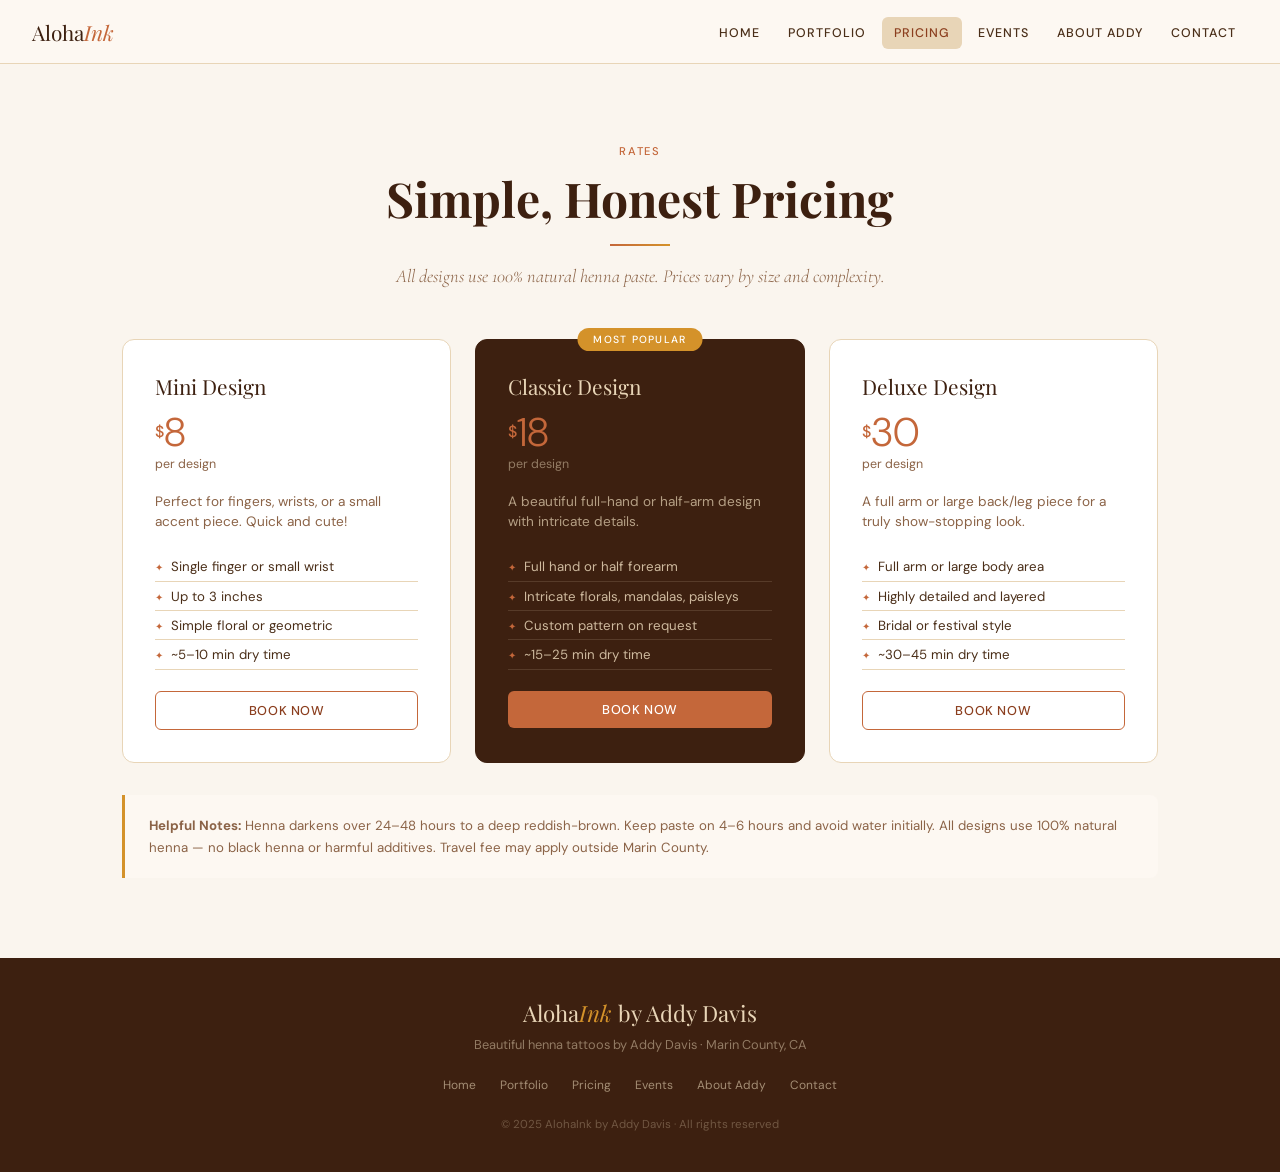
<file: pricing.html>
<!DOCTYPE html>
<html lang="en">
<head>
<meta charset="UTF-8">
<meta name="viewport" content="width=device-width, initial-scale=1.0">
<title>Pricing — AlohaInk by Addy Davis</title>
<link rel="stylesheet" href="style.css">
</head>
<body>

<nav>
  <a class="nav-logo" href="index.html">Aloha<em>Ink</em></a>
  <ul class="nav-links">
    <li><a href="index.html">Home</a></li>
    <li><a href="portfolio.html">Portfolio</a></li>
    <li><a href="pricing.html" class="active">Pricing</a></li>
    <li><a href="events.html">Events</a></li>
    <li><a href="about.html">About Addy</a></li>
    <li><a href="contact.html">Contact</a></li>
  </ul>
</nav>

<div class="section">
  <div class="section-header">
    <span class="section-label">Rates</span>
    <h2 class="section-title">Simple, Honest Pricing</h2>
    <div class="divider"></div>
    <p class="section-desc">All designs use 100% natural henna paste. Prices vary by size and complexity.</p>
  </div>

  <div class="pricing-grid">
    <div class="pricing-card">
      <div class="pricing-name">Mini Design</div>
      <div class="pricing-price"><span>$</span>8</div>
      <div class="pricing-unit">per design</div>
      <p class="pricing-desc">Perfect for fingers, wrists, or a small accent piece. Quick and cute!</p>
      <ul class="pricing-list">
        <li>Single finger or small wrist</li>
        <li>Up to 3 inches</li>
        <li>Simple floral or geometric</li>
        <li>~5–10 min dry time</li>
      </ul>
      <br>
      <a href="contact.html" class="btn btn-secondary" style="width:100%; text-align:center; font-size:0.8rem; padding:0.65rem 1rem;">Book Now</a>
    </div>

    <div class="pricing-card featured">
      <div class="featured-badge">Most Popular</div>
      <div class="pricing-name">Classic Design</div>
      <div class="pricing-price"><span>$</span>18</div>
      <div class="pricing-unit">per design</div>
      <p class="pricing-desc">A beautiful full-hand or half-arm design with intricate details.</p>
      <ul class="pricing-list">
        <li>Full hand or half forearm</li>
        <li>Intricate florals, mandalas, paisleys</li>
        <li>Custom pattern on request</li>
        <li>~15–25 min dry time</li>
      </ul>
      <br>
      <a href="contact.html" class="btn btn-primary" style="width:100%; text-align:center; font-size:0.8rem; padding:0.65rem 1rem;">Book Now</a>
    </div>

    <div class="pricing-card">
      <div class="pricing-name">Deluxe Design</div>
      <div class="pricing-price"><span>$</span>30</div>
      <div class="pricing-unit">per design</div>
      <p class="pricing-desc">A full arm or large back/leg piece for a truly show-stopping look.</p>
      <ul class="pricing-list">
        <li>Full arm or large body area</li>
        <li>Highly detailed and layered</li>
        <li>Bridal or festival style</li>
        <li>~30–45 min dry time</li>
      </ul>
      <br>
      <a href="contact.html" class="btn btn-secondary" style="width:100%; text-align:center; font-size:0.8rem; padding:0.65rem 1rem;">Book Now</a>
    </div>
  </div>

  <div style="margin-top:2rem; padding:1.25rem 1.5rem; background:var(--warm-white); border-left:3px solid var(--saffron); border-radius:0 8px 8px 0; font-size:0.83rem; color:var(--text-light); line-height:1.6;">
    <strong>Helpful Notes:</strong> Henna darkens over 24–48 hours to a deep reddish-brown. Keep paste on 4–6 hours and avoid water initially. All designs use 100% natural henna — no black henna or harmful additives. Travel fee may apply outside Marin County.
  </div>
</div>

<footer>
  <div class="footer-logo">Aloha<em>Ink</em> by Addy Davis</div>
  <div class="footer-tagline">Beautiful henna tattoos by Addy Davis · Marin County, CA</div>
  <div class="footer-links">
    <a href="index.html">Home</a>
    <a href="portfolio.html">Portfolio</a>
    <a href="pricing.html">Pricing</a>
    <a href="events.html">Events</a>
    <a href="about.html">About Addy</a>
    <a href="contact.html">Contact</a>
  </div>
  <div class="footer-copy">© 2025 AlohaInk by Addy Davis · All rights reserved</div>
</footer>

</body>
</html>
</file>
<file: style.css>
@import url('https://fonts.googleapis.com/css2?family=Playfair+Display:ital,wght@0,400;0,600;1,400&family=DM+Sans:wght@300;400;500&family=Cormorant+Garamond:ital,wght@0,300;1,300&display=swap');

:root {
  --terracotta: #C4673A;
  --terracotta-dark: #8B3E1E;
  --saffron: #D4922A;
  --cream: #FAF5EE;
  --warm-white: #FDF8F2;
  --sand: #E8D5B7;
  --sand-dark: #C4A882;
  --brown-deep: #3D2010;
  --brown-mid: #6B3A1F;
  --text-body: #4A2E18;
  --text-light: #8B6347;
}
* { margin:0; padding:0; box-sizing:border-box; }
body { font-family:'DM Sans',sans-serif; background:var(--cream); color:var(--text-body); }

/* NAV */
nav { background:#FDF8F2; border-bottom:1px solid var(--sand); padding:0 2rem; display:flex; align-items:center; justify-content:space-between; height:64px; position:sticky; top:0; z-index:100; }
.nav-logo { font-family:'Playfair Display',serif; font-size:1.3rem; color:var(--brown-deep); text-decoration:none; }
.nav-logo em { font-style:italic; color:var(--terracotta); }
.nav-links { display:flex; gap:0.25rem; list-style:none; }
.nav-links a { font-size:0.78rem; font-weight:500; letter-spacing:0.08em; text-transform:uppercase; color:var(--text-body); text-decoration:none; padding:0.5rem 0.75rem; border-radius:6px; transition:background 0.2s,color 0.2s; }
.nav-links a:hover, .nav-links a.active { background:var(--sand); color:var(--terracotta-dark); }

/* BUTTONS */
.btn { display:inline-block; padding:0.85rem 2rem; border-radius:6px; font-family:'DM Sans',sans-serif; font-size:0.85rem; font-weight:500; letter-spacing:0.05em; text-transform:uppercase; text-decoration:none; transition:all 0.2s; }
.btn-primary { background:var(--terracotta); color:#fff; }
.btn-primary:hover { background:var(--terracotta-dark); }
.btn-secondary { background:transparent; color:var(--terracotta-dark); border:1.5px solid var(--terracotta); }
.btn-secondary:hover { background:var(--terracotta); color:#fff; }

/* SECTION */
.section { max-width:1100px; margin:0 auto; padding:5rem 2rem; }
.section-label { font-size:0.7rem; font-weight:500; letter-spacing:0.15em; text-transform:uppercase; color:var(--terracotta); display:block; margin-bottom:0.75rem; }
.section-title { font-family:'Playfair Display',serif; font-size:clamp(1.8rem,4vw,3rem); color:var(--brown-deep); line-height:1.2; }
.section-desc { font-family:'Cormorant Garamond',serif; font-size:1.15rem; font-style:italic; font-weight:300; color:var(--text-light); margin-top:0.75rem; line-height:1.6; }
.divider { width:60px; height:2px; background:linear-gradient(to right,var(--terracotta),var(--saffron)); margin:1rem 0; }
.section-header { text-align:center; margin-bottom:3rem; }
.section-header .divider { margin:1rem auto; }

/* FOOTER */
footer { background:var(--brown-deep); color:var(--sand); padding:2.5rem 2rem; text-align:center; }
.footer-logo { font-family:'Playfair Display',serif; font-size:1.4rem; color:var(--sand); margin-bottom:0.5rem; }
.footer-logo em { color:var(--saffron); font-style:italic; }
.footer-tagline { font-size:0.8rem; color:rgba(232,213,183,0.5); margin-bottom:1.5rem; }
.footer-links { display:flex; gap:1.5rem; justify-content:center; flex-wrap:wrap; margin-bottom:1.5rem; }
.footer-links a { font-size:0.75rem; color:rgba(232,213,183,0.6); text-decoration:none; transition:color 0.2s; }
.footer-links a:hover { color:var(--sand); }
.footer-copy { font-size:0.72rem; color:rgba(232,213,183,0.3); }

/* PRICING CARDS */
.pricing-grid { display:grid; grid-template-columns:repeat(auto-fit,minmax(260px,1fr)); gap:1.5rem; }
.pricing-card { background:#fff; border:1px solid var(--sand); border-radius:12px; padding:2rem; position:relative; transition:transform 0.2s,box-shadow 0.2s; }
.pricing-card:hover { transform:translateY(-4px); box-shadow:0 12px 32px rgba(61,32,16,0.12); }
.pricing-card.featured { background:var(--brown-deep); border-color:var(--brown-deep); }
.featured-badge { position:absolute; top:-12px; left:50%; transform:translateX(-50%); background:var(--saffron); color:#fff; font-size:0.65rem; font-weight:500; letter-spacing:0.12em; text-transform:uppercase; padding:0.3rem 1rem; border-radius:100px; white-space:nowrap; }
.pricing-name { font-family:'Playfair Display',serif; font-size:1.3rem; color:var(--brown-deep); }
.pricing-card.featured .pricing-name { color:var(--sand); }
.pricing-price { font-size:2.5rem; font-weight:300; color:var(--terracotta); line-height:1; margin:0.75rem 0 0.25rem; }
.pricing-price span { font-size:1rem; font-weight:500; vertical-align:top; line-height:2.5; }
.pricing-unit { font-size:0.78rem; color:var(--text-light); margin-bottom:1.25rem; }
.pricing-card.featured .pricing-unit { color:rgba(232,213,183,0.5); }
.pricing-desc { font-size:0.85rem; color:var(--text-light); margin-bottom:1.25rem; line-height:1.5; }
.pricing-card.featured .pricing-desc { color:rgba(232,213,183,0.7); }
.pricing-list { list-style:none; }
.pricing-list li { font-size:0.83rem; color:var(--text-body); padding:0.35rem 0; border-bottom:1px solid var(--sand); display:flex; align-items:flex-start; gap:0.5rem; }
.pricing-card.featured .pricing-list li { color:rgba(232,213,183,0.85); border-bottom-color:rgba(232,213,183,0.15); }
.pricing-list li::before { content:"✦"; color:var(--terracotta); font-size:0.6rem; margin-top:3px; flex-shrink:0; }

/* EVENT CARDS */
.events-grid { display:grid; grid-template-columns:repeat(auto-fit,minmax(280px,1fr)); gap:2rem; }
.event-card { border-radius:12px; overflow:hidden; border:1px solid var(--sand); background:#fff; transition:transform 0.2s,box-shadow 0.2s; }
.event-card:hover { transform:translateY(-4px); box-shadow:0 12px 32px rgba(61,32,16,0.1); }
.event-header { height:120px; display:flex; align-items:center; justify-content:center; font-size:3rem; }
.event-header.birthday { background:linear-gradient(135deg,#D4922A,#C4673A); }
.event-header.festival { background:linear-gradient(135deg,#C4673A,#8B3E1E); }
.event-header.wedding { background:linear-gradient(135deg,#8B3E1E,#6B2C12); }
.event-header.girls { background:linear-gradient(135deg,#3D2010,#6B3A1F); }
.event-body { padding:1.5rem; }
.event-name { font-family:'Playfair Display',serif; font-size:1.2rem; color:var(--brown-deep); margin-bottom:0.25rem; }
.event-tagline { font-family:'Cormorant Garamond',serif; font-style:italic; font-size:1rem; color:var(--text-light); margin-bottom:1rem; }
.event-includes { list-style:none; margin-bottom:1rem; }
.event-includes li { font-size:0.82rem; color:var(--text-body); padding:0.3rem 0; display:flex; gap:0.5rem; }
.event-includes li::before { content:"◆"; color:var(--terracotta); font-size:0.55rem; margin-top:4px; }
.event-price-row { display:flex; align-items:baseline; justify-content:space-between; padding-top:1rem; border-top:1px solid var(--sand); }
.event-price-val { font-size:1.5rem; color:var(--terracotta); font-weight:300; }
.event-price-label { font-size:0.75rem; color:var(--text-light); }

/* TIER SECTION */
.tier-section { margin-bottom:3rem; }
.tier-header { display:flex; align-items:center; gap:1rem; margin-bottom:1.25rem; padding-bottom:0.75rem; border-bottom:2px solid var(--sand); }
.tier-badge { background:var(--terracotta); color:#fff; font-size:1.1rem; font-family:'Playfair Display',serif; padding:0.35rem 1rem; border-radius:100px; }
.tier-badge.t2 { background:var(--brown-mid); }
.tier-badge.t3 { background:var(--brown-deep); }
.tier-badge.custom { background:linear-gradient(135deg,var(--terracotta-dark),var(--saffron)); }
.tier-title { font-family:'Playfair Display',serif; font-size:1.2rem; color:var(--brown-deep); }
.tier-desc { font-size:0.8rem; color:var(--text-light); margin-top:0.1rem; font-style:italic; }
.tier-grid { display:grid; grid-template-columns:repeat(auto-fill,minmax(150px,1fr)); gap:1rem; }
.tier-item { background:var(--cream); border:1px solid var(--sand); border-radius:10px; overflow:hidden; text-align:center; }
.tier-item svg { width:100%; height:120px; display:block; }
.tier-item-label { font-size:0.9rem; color:var(--text-light); padding:0.5rem; font-style:italic; font-family:'Cormorant Garamond',serif; }
.tier-divider { border:none; border-top:1px dashed var(--sand-dark); margin:2rem 0; }

/* ABOUT */
.about-grid { display:grid; grid-template-columns:1fr 1fr; gap:1rem; margin-bottom:1.5rem; }
.about-grid img { width:100%; height:220px; object-fit:cover; border-radius:10px; }
.about-grid img.tall { height:100%; grid-row:span 2; }
.fact-grid { display:grid; grid-template-columns:1fr 1fr; gap:1rem; margin-top:1.5rem; }
.fact-chip { background:var(--cream); border:1px solid var(--sand); border-radius:8px; padding:1rem; }
.fact-chip-label { font-size:0.65rem; text-transform:uppercase; letter-spacing:0.1em; color:var(--text-light); margin-bottom:0.25rem; }
.fact-chip-val { font-family:'Playfair Display',serif; font-size:1rem; color:var(--brown-deep); }

/* CONTACT FORM */
.contact-grid { display:grid; grid-template-columns:1fr 1.4fr; gap:3rem; }
.form-group { display:flex; flex-direction:column; gap:0.35rem; margin-bottom:1rem; }
.form-group label { font-size:0.72rem; font-weight:500; letter-spacing:0.08em; text-transform:uppercase; color:var(--text-light); }
.form-group input, .form-group select, .form-group textarea { background:var(--cream); border:1px solid var(--sand); border-radius:7px; padding:0.7rem 0.9rem; font-family:'DM Sans',sans-serif; font-size:0.88rem; color:var(--text-body); outline:none; }
.form-group input:focus, .form-group select:focus, .form-group textarea:focus { border-color:var(--terracotta); }
.form-group textarea { resize:vertical; min-height:100px; }
.form-row { display:grid; grid-template-columns:1fr 1fr; gap:1rem; }

/* PORTFOLIO GRID */
.portfolio-grid { display:grid; grid-template-columns:repeat(auto-fill,minmax(220px,1fr)); gap:1rem; }
.portfolio-item { border-radius:8px; overflow:hidden; aspect-ratio:1; }
.portfolio-item img { width:100%; height:100%; object-fit:cover; display:block; }

/* HERO */
.hero { min-height:90vh; display:flex; flex-direction:column; align-items:center; justify-content:center; text-align:center; padding:4rem 2rem; background:linear-gradient(160deg,var(--cream) 0%,#F0E4D0 100%); }
.hero-badge { display:inline-block; background:var(--terracotta); color:#fff; font-size:0.7rem; font-weight:500; letter-spacing:0.15em; text-transform:uppercase; padding:0.4rem 1.2rem; border-radius:100px; margin-bottom:1.5rem; }
.hero-title { font-family:'Playfair Display',serif; font-size:clamp(3rem,8vw,6rem); line-height:1.05; color:var(--brown-deep); margin-bottom:0.5rem; }
.hero-title em { color:var(--terracotta); font-style:italic; }
.hero-subtitle { font-family:'Cormorant Garamond',serif; font-size:clamp(1.1rem,2.5vw,1.6rem); font-weight:300; font-style:italic; color:var(--text-light); margin-bottom:2.5rem; }
.hero-cta { display:flex; gap:1rem; flex-wrap:wrap; justify-content:center; }
.feature-strip { background:var(--brown-deep); display:grid; grid-template-columns:repeat(3,1fr); }
.feature-item { text-align:center; padding:2rem; border-right:1px solid rgba(255,255,255,0.08); }
.feature-item:last-child { border-right:none; }
.feature-icon { font-size:1.8rem; margin-bottom:0.75rem; display:block; }
.feature-title { font-family:'Playfair Display',serif; font-size:1.1rem; color:var(--sand); margin-bottom:0.4rem; }
.feature-text { font-size:0.82rem; color:rgba(232,213,183,0.6); line-height:1.6; }

/* TEASER */
.teaser { max-width:1100px; margin:0 auto; padding:5rem 2rem; display:flex; align-items:center; gap:4rem; }
.teaser-text { flex:1; }
.teaser-text h2 { font-family:'Playfair Display',serif; font-size:2.2rem; color:var(--brown-deep); line-height:1.2; margin-bottom:1rem; }
.teaser-text h2 em { color:var(--terracotta); font-style:italic; }
.teaser-text p { color:var(--text-light); line-height:1.8; margin-bottom:1.5rem; font-size:0.95rem; }
.teaser-gallery { flex:1; display:grid; grid-template-columns:1fr 1fr; gap:1rem; }
.teaser-gallery img { width:100%; aspect-ratio:1; object-fit:cover; border-radius:8px; }
.teaser-gallery img:first-child { grid-row:span 2; aspect-ratio:unset; height:100%; }

/* RESPONSIVE */
@media(max-width:768px){
  .nav-links { display:none; }
  .feature-strip { grid-template-columns:1fr; }
  .teaser { flex-direction:column; gap:2rem; }
  .contact-grid { grid-template-columns:1fr; }
  .about-grid { grid-template-columns:1fr 1fr; }
  .about-grid img.tall { grid-row:span 1; height:220px; }
  .form-row { grid-template-columns:1fr; }
}
</file>
